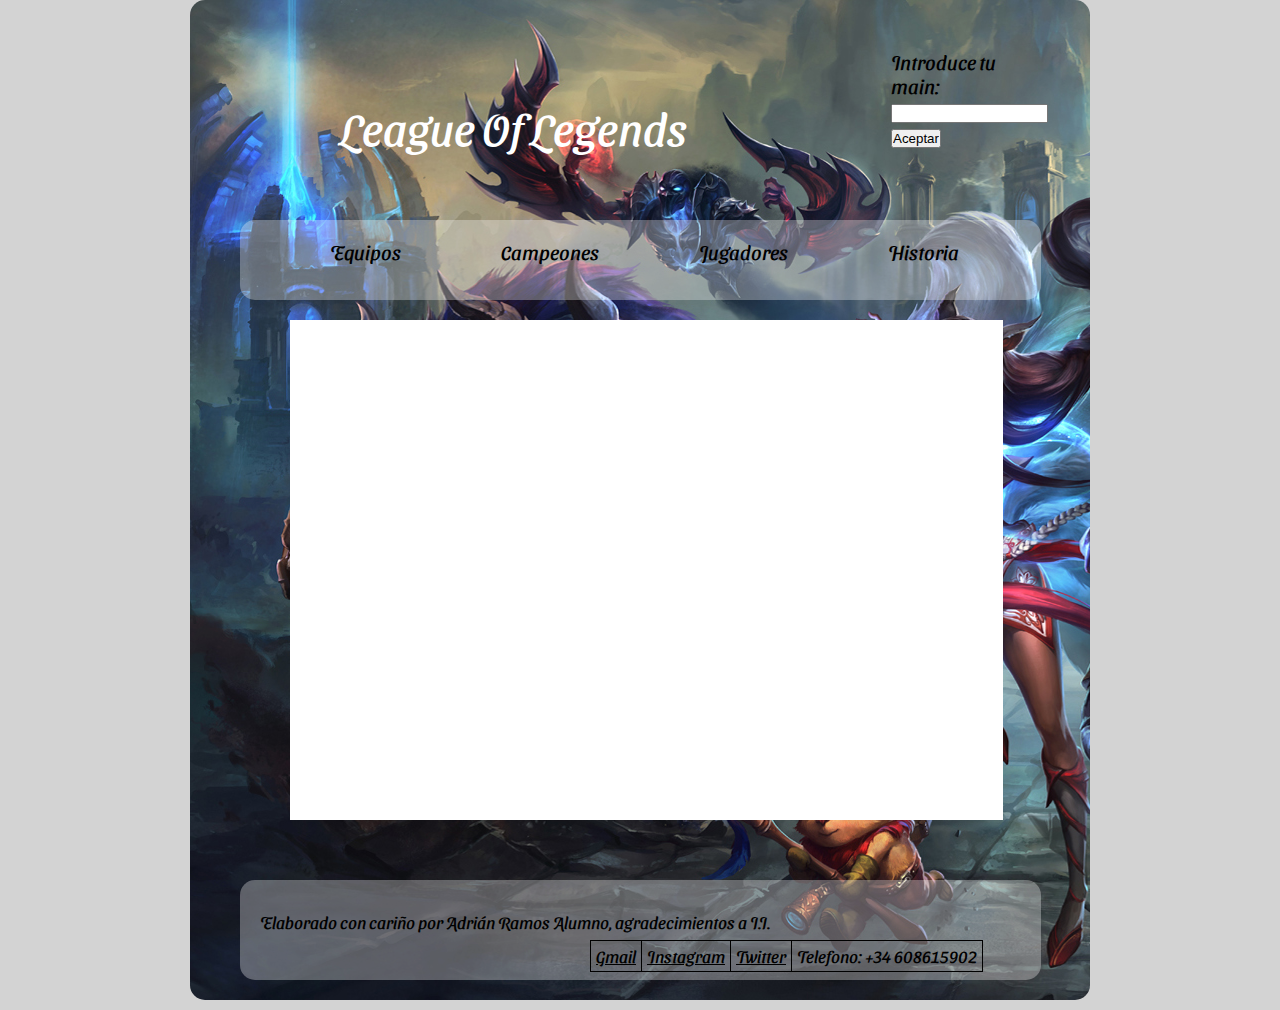
<file: Index.html>
﻿<!DOCTYPE HTML>
<html lang=en>
	<head>
		<title>Index</title>
		<meta charset="utf-8">
		<link rel="StyleSheet" href="CSS/EjemploExamen.css" type="text/css">
		<style>@import url('https://fonts.googleapis.com/css2?family=Sansita+Swashed:wght@800&display=swap');</style>
	</head>
	<body>
		<div id="contenedor">
			<header> 
				<div id="titulo"> League Of Legends </div>
				<div id="Form">
					<form action="HTML/neon.html" target="_self" method="get" name="formulario">
						<label>Introduce tu main:<input type="text" size="17" name="campeon" required="required"></label>
						<label><input type="submit" value="Aceptar" name="boton"></label>
					</form>
				</div>
			</header>		
			<nav id="menus">
				<ul>
					<li  class="prin">Equipos
						<ul>
							<li><a href="HTML/equipos.html#KOI" target="video">KOI</a></li>
							<li><a href="HTML/equipos.html#G2" target="video">G2</a></li>
							<li><a href="HTML/equipos.html#Giants" target="video">Giants</a></li>
						</ul>
					</li>
					<li  class="prin">Campeones
						<ul>
							<li><a href="HTML/Toplaners.html" target="video">Toplaners</a></li>
							<li><a href="HTML/junglers.html" target="video">Junglas</a></li>
							<li><a href="HTML/midlaners.html" target="video">Midlaners</a></li>
							<li><a href="HTML/adc.html" target="video">ADC</a></li>
							<li><a href="HTML/support.html" target="video">Supports</a></li>

						</ul>
					</li>
					<li  class="prin">Jugadores
						<ul>
							<li><a href="HTML/jugadores.html#Faker" target="video">Faker</a></li>
							<li><a href="HTML/jugadores.html#xPeke" target="video">xPeke</a></li>
							<li><a href="HTML/jugadores.html#Pepiinero" target="video">Pepiinero</a></li>
							<li><a href="HTML/jugadores.html#ElYoya" target="video">El Yoya</a></li>
							<li><a href="HTML/jugadores.html#KNekro" target="video">KNekro</a></li>
						</ul>
					</li>
					<li  class="prin">Historia
						<ul>
							<li><a href="https://es.wikipedia.org/wiki/League_of_Legends" target="video">¿Qué es el LoL?</a></li>
							<li><a href="https://youtube.com/embed/ZGTf8ngLesg" target="video">¿Cómo se juega?</a></li>
							<li><a href="https://youtube.com/embed/mnNPVtR0hdU" target="video">Highlights</a></li>
						</ul>
					</li>
				</ul>
			</nav>
			<section>
				<iframe name="video" src="https://www.youtube.com/embed/aR-KAldshAE"></iframe>
			</section>
			<footer>
			Elaborado con cariño por Adrián Ramos Alumno, agradecimientos a I.I.
				<nav id="Contacto">
						<table>
							<tr>
								<td><a href="mailto:adrianramossamblas@gmail.com">Gmail</a></td>
								<td><a href="https://www.instagram.com/chanfli23/" target="_blank">Instagram</a></td>
								<td><a href="https://twitter.com/Chanfli23" target="_blank">Twitter</a></td>
								<td>Telefono: +34 608615902</td>
							</tr>
						</table>
				</nav>
			</footer>
		</div>
	</body>
</html>
</file>
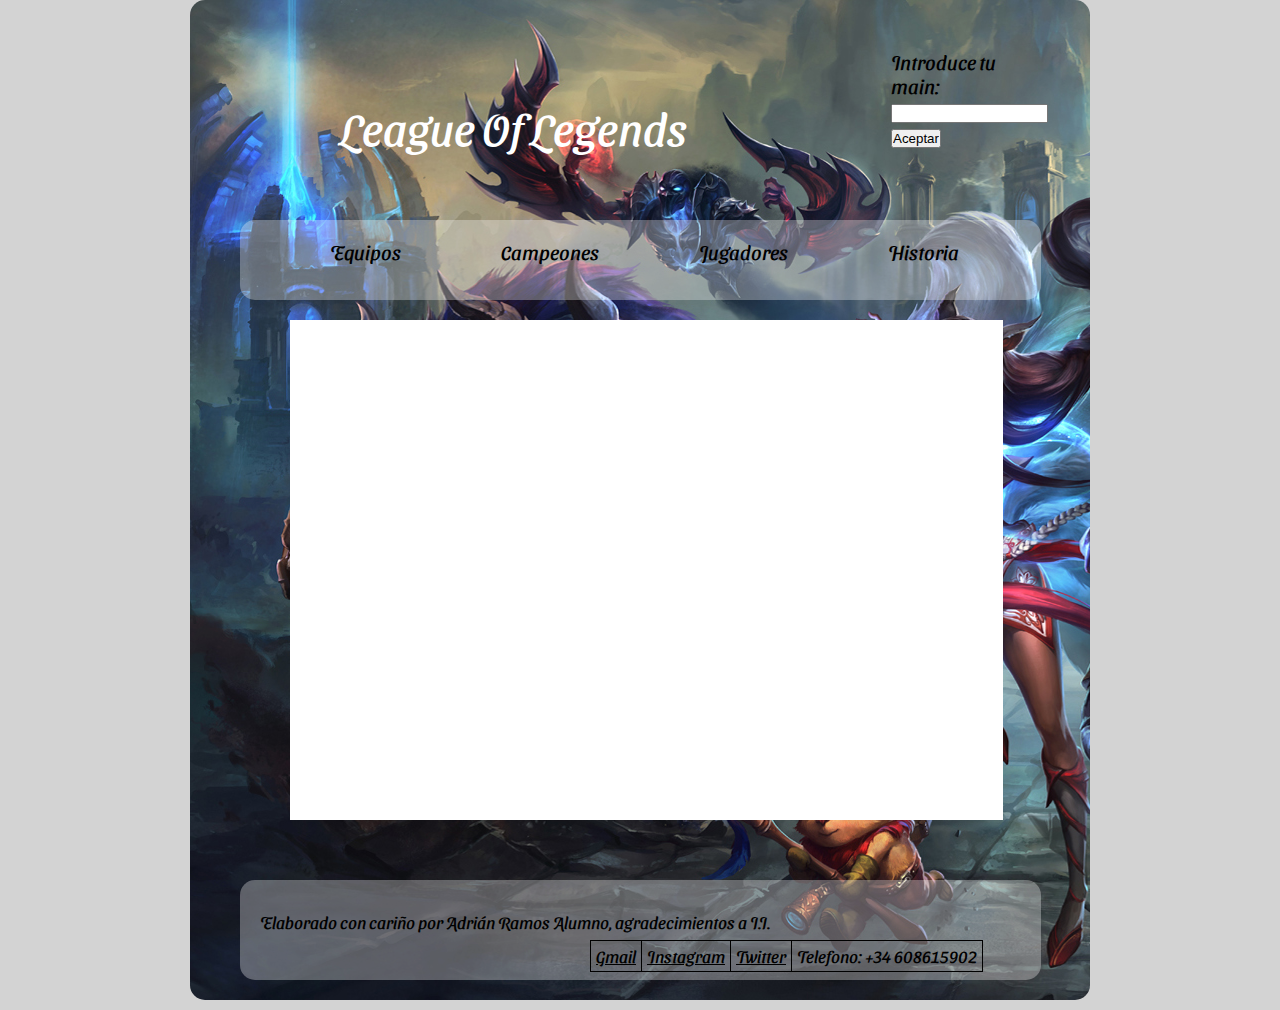
<file: index.html>
﻿<!DOCTYPE HTML>
<html lang=en>
	<head>
		<title>Index</title>
		<meta charset="utf-8">
		<link rel="StyleSheet" href="CSS/EjemploExamen.css" type="text/css">
		<style>@import url('https://fonts.googleapis.com/css2?family=Sansita+Swashed:wght@800&display=swap');</style>
	</head>
	<body>
		<div id="contenedor">
			<header> 
				<div id="titulo"> League Of Legends </div>
				<div id="Form">
					<form action="HTML/neon.html" target="_self" method="get" name="formulario">
						<label>Introduce tu main:<input type="text" size="17" name="campeon" required="required"></label>
						<label><input type="submit" value="Aceptar" name="boton"></label>
					</form>
				</div>
			</header>		
			<nav id="menus">
				<ul>
					<li  class="prin">Equipos
						<ul>
							<li><a href="HTML/equipos.html#KOI" target="video">KOI</a></li>
							<li><a href="HTML/equipos.html#G2" target="video">G2</a></li>
							<li><a href="HTML/equipos.html#Giants" target="video">Giants</a></li>
						</ul>
					</li>
					<li  class="prin">Campeones
						<ul>
							<li><a href="HTML/toplaners.html" target="video">Toplaners</a></li>
							<li><a href="HTML/junglers.html" target="video">Junglas</a></li>
							<li><a href="HTML/midlaners.html" target="video">Midlaners</a></li>
							<li><a href="HTML/adc.html" target="video">ADC</a></li>
							<li><a href="HTML/support.html" target="video">Supports</a></li>

						</ul>
					</li>
					<li  class="prin">Jugadores
						<ul>
							<li><a href="HTML/jugadores.html#Faker" target="video">Faker</a></li>
							<li><a href="HTML/jugadores.html#xPeke" target="video">xPeke</a></li>
							<li><a href="HTML/jugadores.html#Pepiinero" target="video">Pepiinero</a></li>
							<li><a href="HTML/jugadores.html#ElYoya" target="video">El Yoya</a></li>
							<li><a href="HTML/jugadores.html#KNekro" target="video">KNekro</a></li>
						</ul>
					</li>
					<li  class="prin">Historia
						<ul>
							<li><a href="https://es.wikipedia.org/wiki/League_of_Legends" target="video">¿Qué es el LoL?</a></li>
							<li><a href="https://youtube.com/embed/ZGTf8ngLesg" target="video">¿Cómo se juega?</a></li>
							<li><a href="https://youtube.com/embed/mnNPVtR0hdU" target="video">Highlights</a></li>
						</ul>
					</li>
				</ul>
			</nav>
			<section>
				<iframe name="video" src="https://www.youtube.com/embed/aR-KAldshAE"></iframe>
			</section>
			<footer>
			Elaborado con cariño por Adrián Ramos Alumno, agradecimientos a I.I.
				<nav id="Contacto">
						<table>
							<tr>
								<td><a href="mailto:adrianramossamblas@gmail.com">Gmail</a></td>
								<td><a href="https://www.instagram.com/chanfli23/" target="_blank">Instagram</a></td>
								<td><a href="https://twitter.com/Chanfli23" target="_blank">Twitter</a></td>
								<td>Telefono: +34 608615902</td>
							</tr>
						</table>
				</nav>
			</footer>
		</div>
	</body>
</html>
</file>
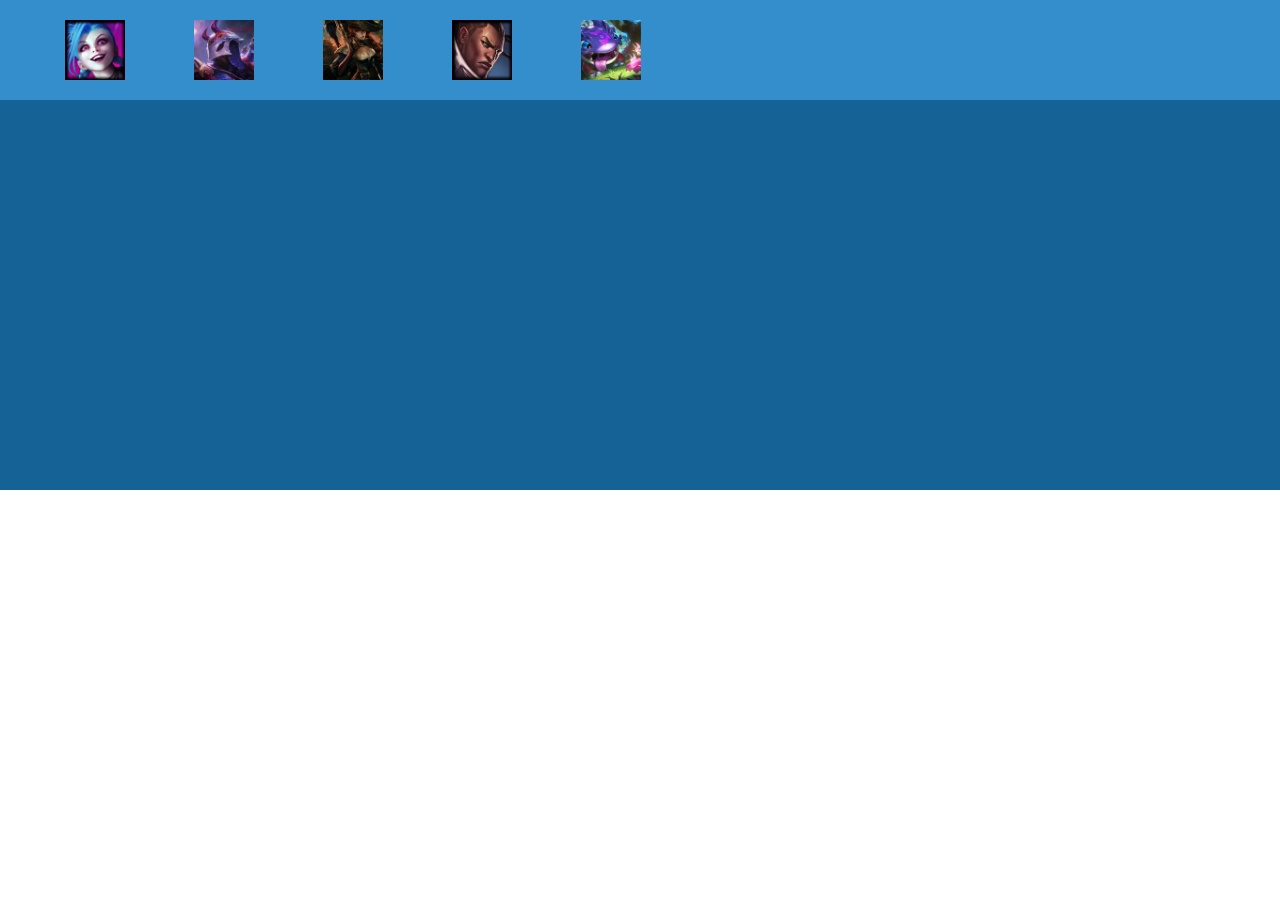
<file: HTML/adc.html>
<!DOCTYPE HTML>
<html>
	<head>
		<title>ADC</title>
		<meta charset="utf-8">
		<link rel="StyleSheet" href="../CSS/campeones.css" type="text/css">
	</head>
	<body>
		<div id="contenedor">
			<nav id="camp">
				<ul>
					<li>
						<a href="https://www.leagueoflegends.com/es-es/champions/jinx/" target="Frame"><img src="../Imagenes/jinx.png" alt="Jinx"></a>
					</li>
					<li>
						<a href="https://www.leagueoflegends.com/es-es/champions/jhin/" target="Frame"><img src="../Imagenes/jhin.png" alt="Jhin"></a>
					</li>
					<li>
						<a href="https://www.leagueoflegends.com/es-es/champions/miss-fortune/" target="Frame"><img src="../Imagenes/missfortune.jpg" alt="Miss Fortune"></a>
					</li>
					<li>
						<a href="https://www.leagueoflegends.com/es-es/champions/lucian/" target="Frame"><img src="../Imagenes/lucian.jpg" alt="Lucian"></a>
					</li>
					<li>
						<a href="https://www.leagueoflegends.com/es-es/champions/kog-maw/" target="Frame"><img src="../Imagenes/kogmaw.png" alt="Kog Maw"></a>
					</li>
				</ul>
			</nav>
			<div id="Frame">
				<iframe name="Frame" style="border:0px; width:100%; height:100%"></iframe>
			</div>
		</div>
	</body>
</html>
</file>
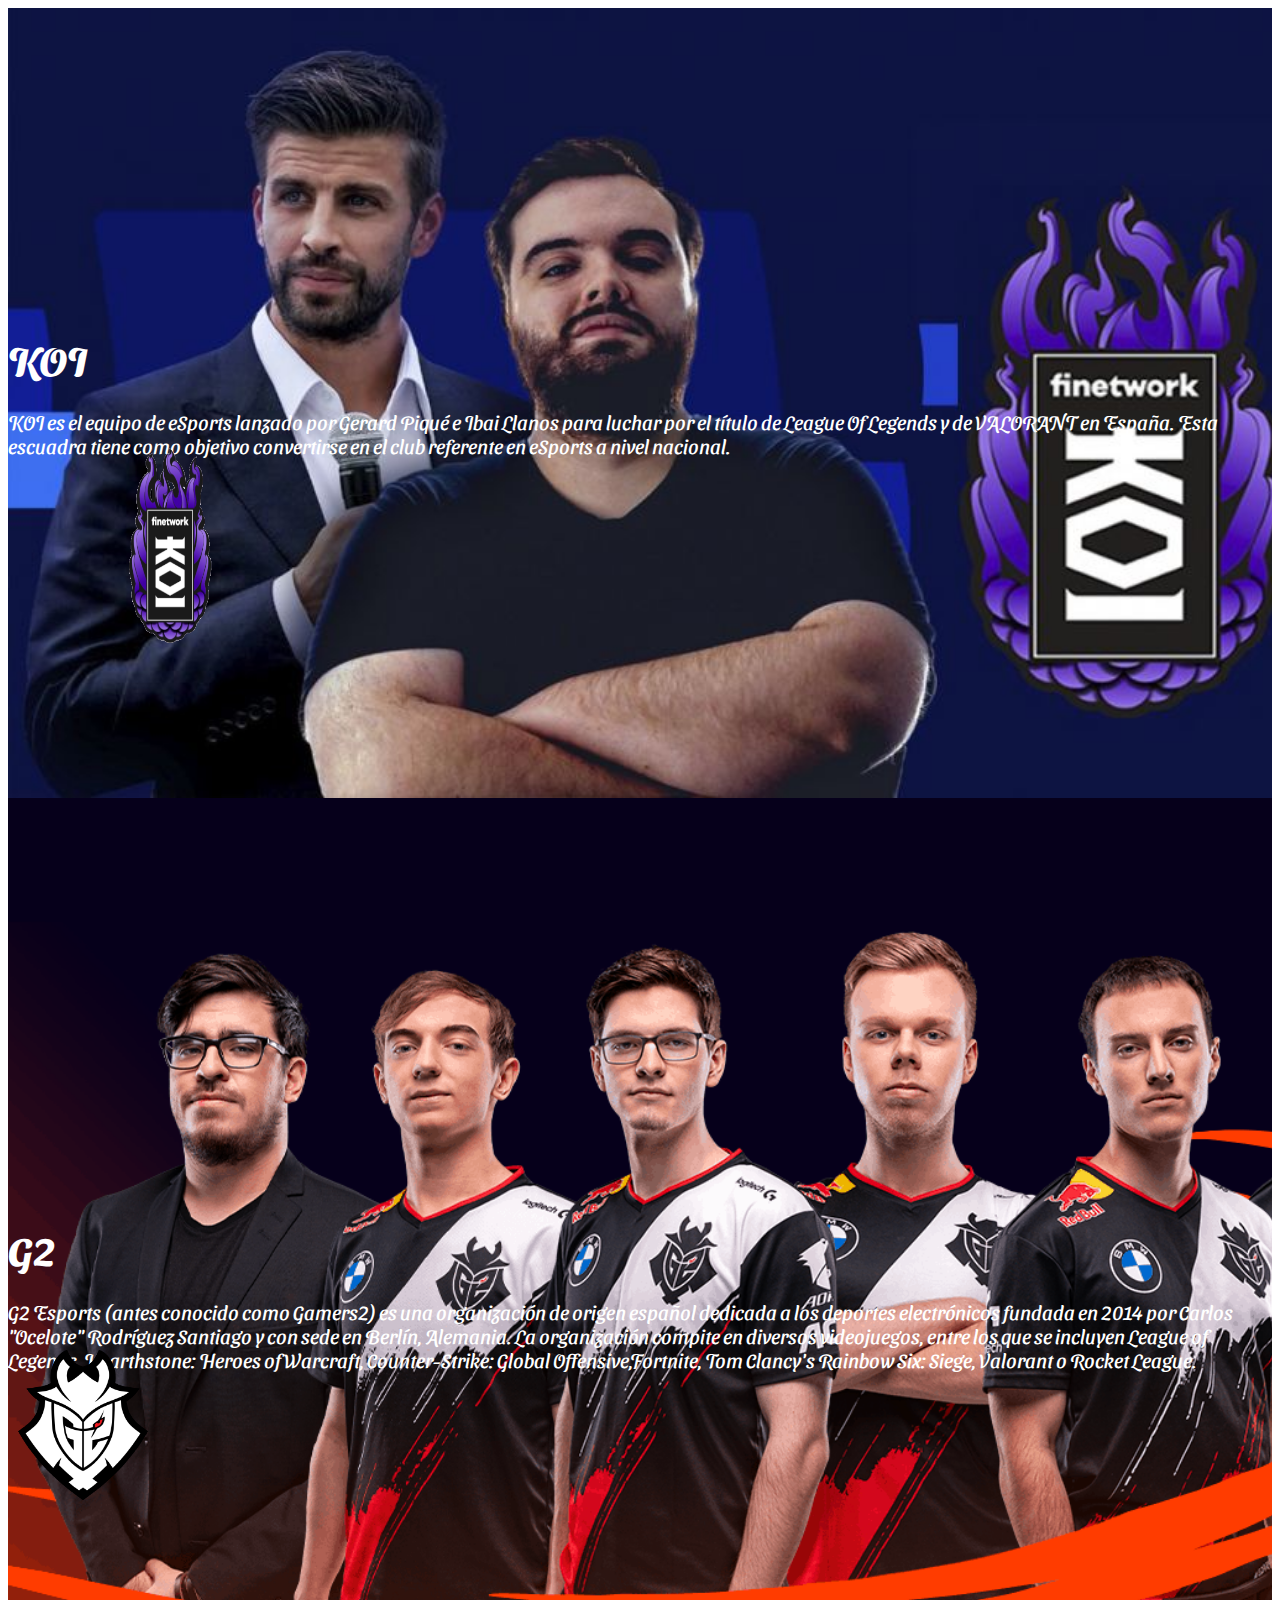
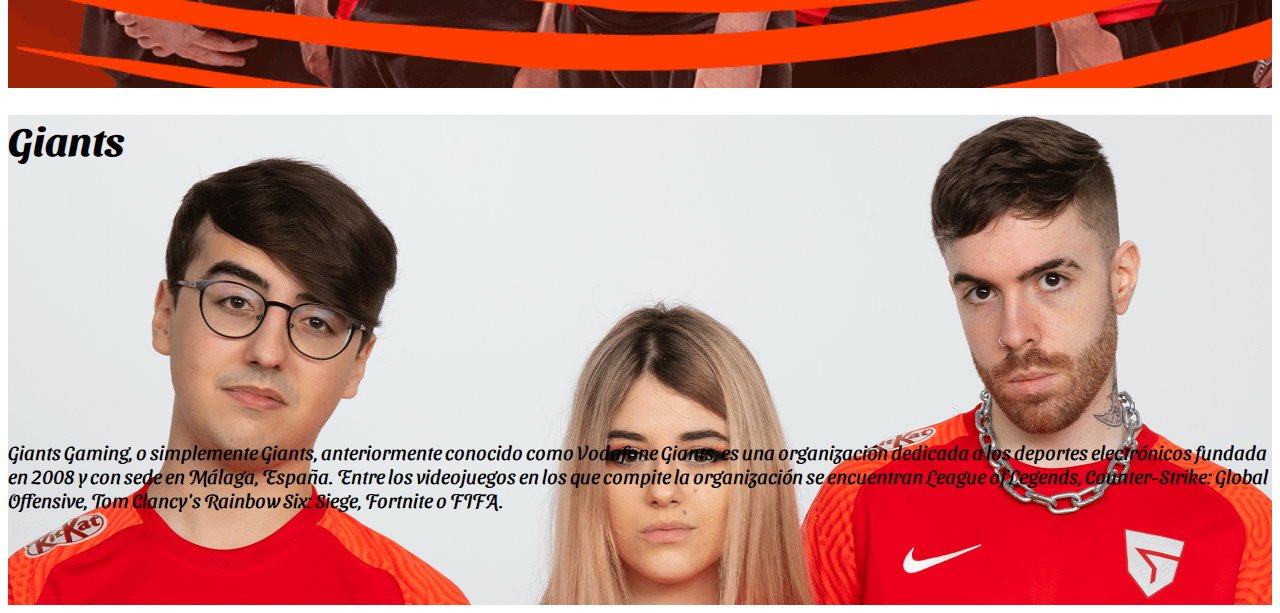
<file: HTML/equipos.html>
<!DOCTYPE HTML>
<html>
	<head>
		<title>Equipos</title>
		<meta charset="utf-8">
		<link rel="StyleSheet" href="../CSS/equipos.css" type="text/css">
		<style>@import url('https://fonts.googleapis.com/css2?family=Sansita+Swashed:wght@800&display=swap');</style>
	</head>
	<body>
		<div id="KOI">
			<h1>KOI</h1>
				<div class="escudo"><img src="../Imagenes/logokoi.png" alt="logokoi"></div>
				KOI es el equipo de eSports lanzado por Gerard Piqué e Ibai Llanos para luchar por el título de League Of Legends
				y de VALORANT en España. Esta escuadra tiene como objetivo convertirse en el club referente en eSports a nivel nacional.
		</div>
		<div id="G2">
			<h1>G2</h1>
			<div class="escudog2"><img src="../Imagenes/logog2.png" alt="logog2"></div>
			G2 Esports (antes conocido como Gamers2) es una organización de origen español dedicada a los deportes electrónicos fundada en 2014 por Carlos "Ocelote" Rodríguez Santiago y con sede en Berlín, Alemania. La organización compite en diversos videojuegos, entre los que se incluyen League of Legends, Hearthstone: Heroes of Warcraft, Counter-Strike: Global Offensive,Fortnite, Tom Clancy's Rainbow Six: Siege, Valorant o Rocket League.
		</div>	
		<div id="Giants">
			<div class="escudogiants"><img src="../Imagenes/logog2.png" alt="logogiants"></div>
				<h1>Giants</h1>
			<p>
				Giants Gaming, o simplemente Giants, anteriormente conocido como Vodafone Giants, es una organización dedicada a los deportes electrónicos fundada en 2008 y con sede en Málaga, España. Entre los videojuegos en los que compite la organización se encuentran League of Legends, Counter-Strike: Global Offensive, Tom Clancy's Rainbow Six: Siege, Fortnite o FIFA.
			</p>
		</div>
	</body>
</html>
</file>
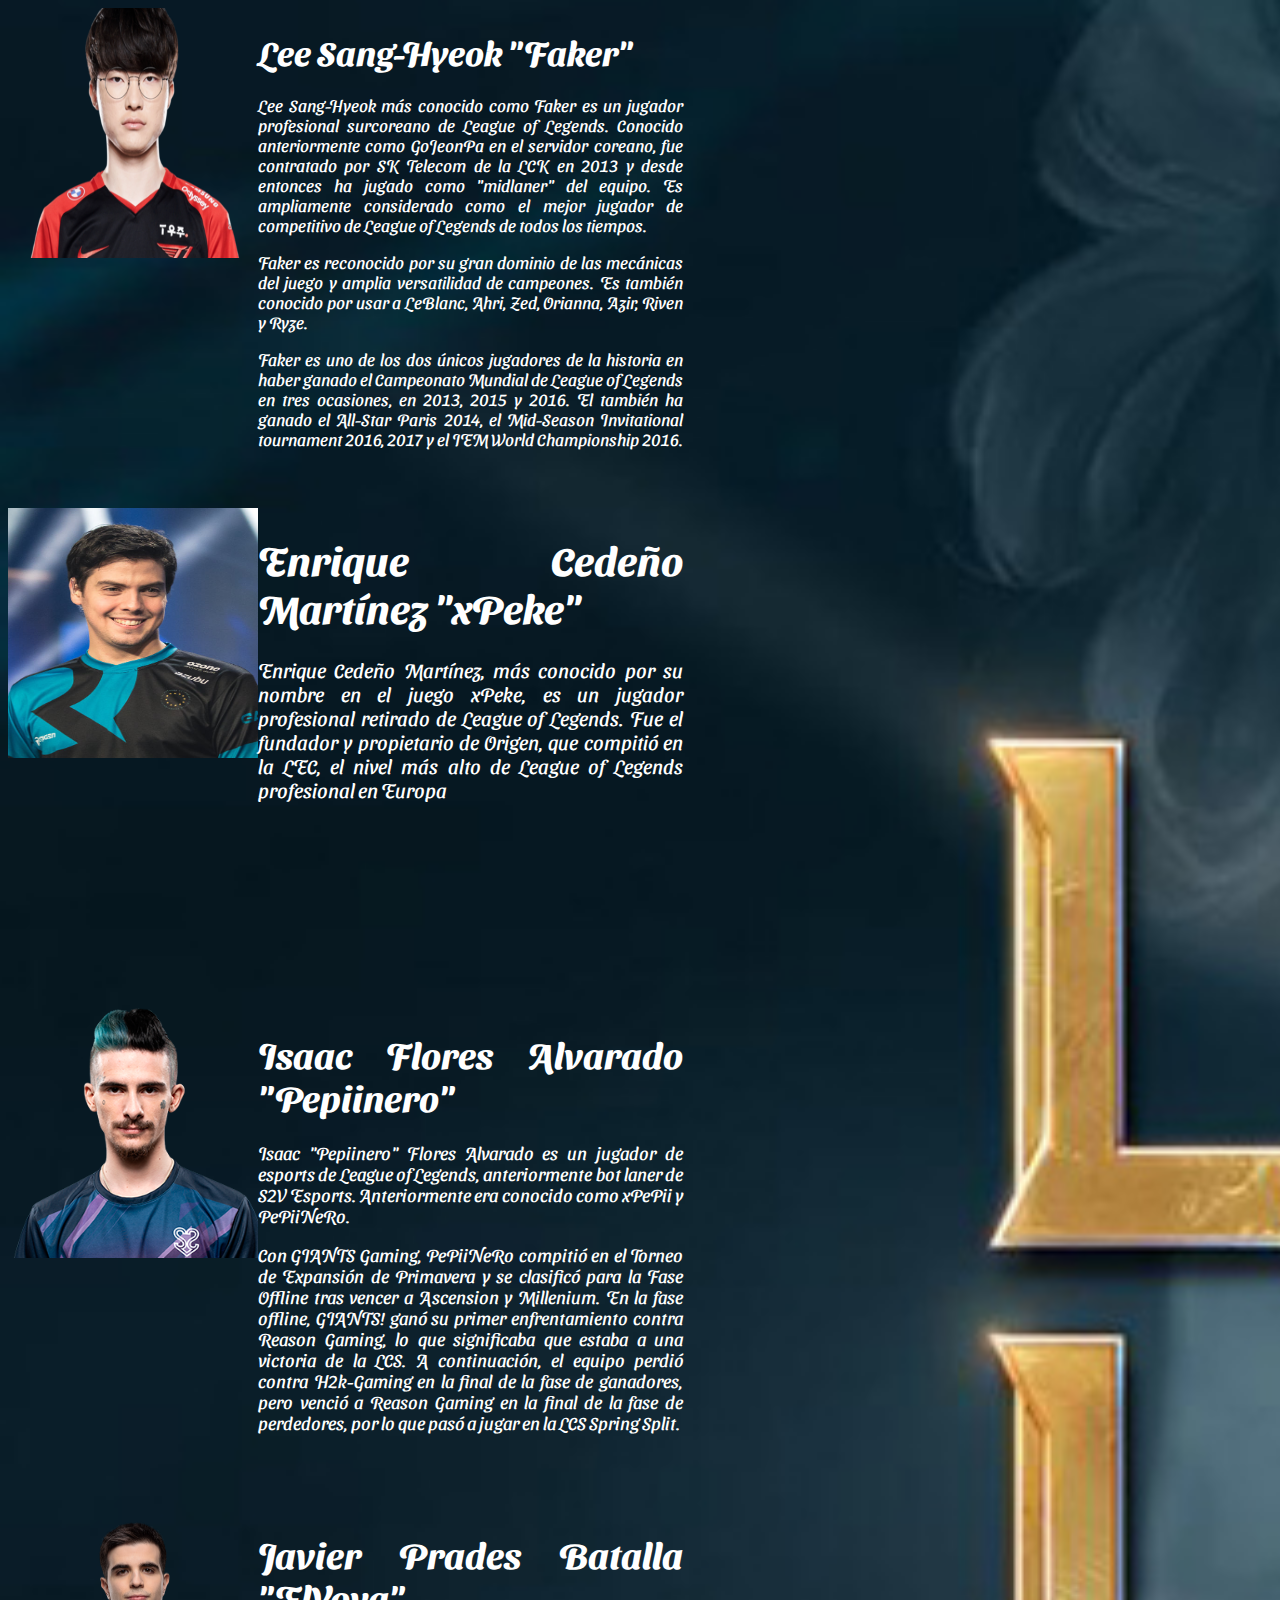
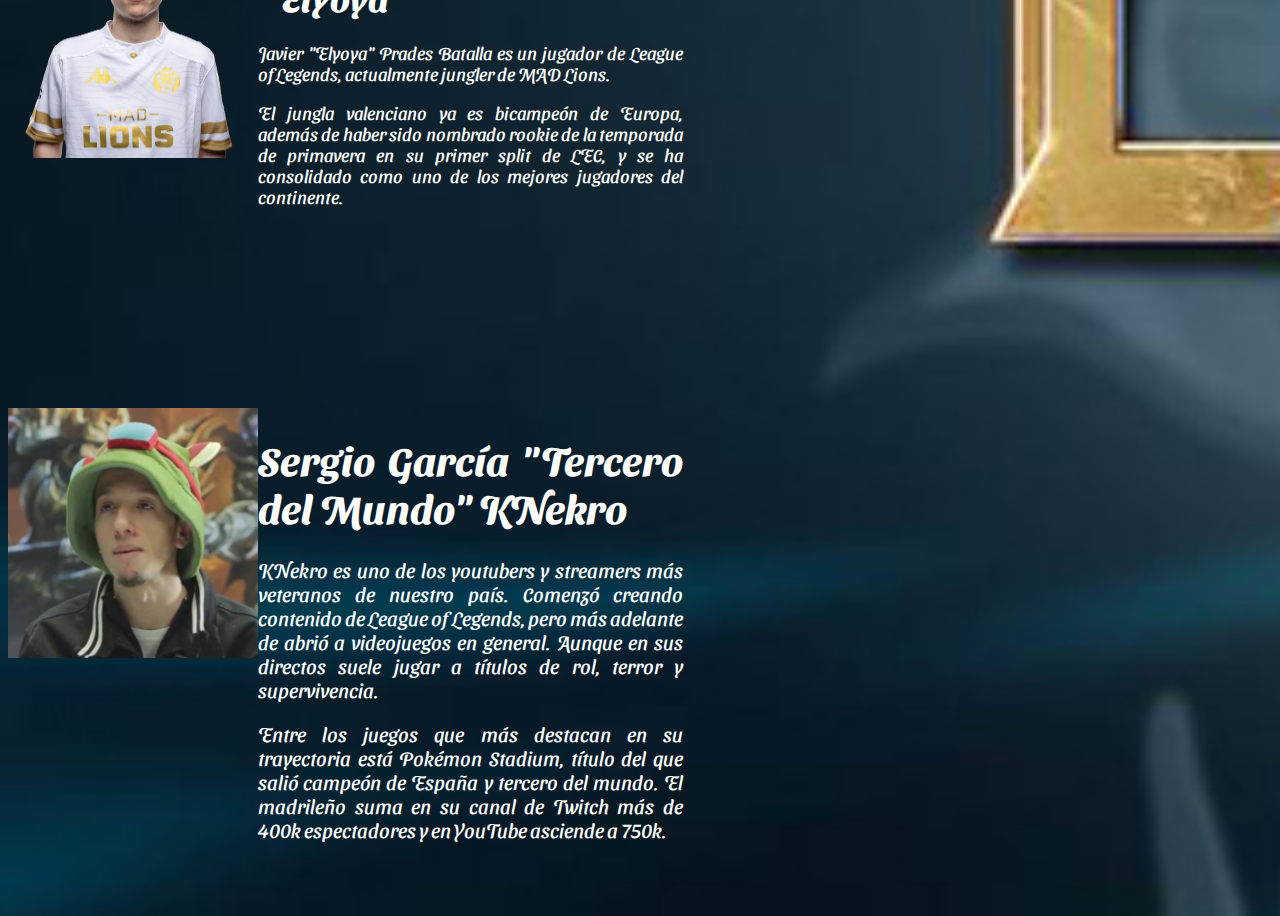
<file: HTML/jugadores.html>
<!DOCTYPE HTML>
<html>
	<head>
		<title>Jugadores</title>
		<meta charset="utf-8">
		<link rel="StyleSheet" href="../CSS/jugadores.css" type="text/css">
		<style>@import url('https://fonts.googleapis.com/css2?family=Sansita+Swashed:wght@800&display=swap');</style>
	</head>
	<body>
		<div id="Faker">
			<article id="FotoFaker"><img src="../Imagenes/faker.png" alt="faker"></article>
			<article id="InfoFaker">
				<h1>Lee Sang-Hyeok "Faker"</h1>
				<p>
				Lee Sang-Hyeok más conocido como Faker es un jugador profesional surcoreano de League of Legends. Conocido anteriormente como GoJeonPa en el servidor coreano, fue contratado por SK Telecom de la LCK en 2013 y desde entonces ha jugado como "midlaner" del equipo. Es ampliamente considerado como el mejor jugador de competitivo de League of Legends de todos los tiempos.
				</p>
				<p>
				Faker es reconocido por su gran dominio de las mecánicas del juego y amplia versatilidad de campeones. Es también conocido por usar a LeBlanc, Ahri, Zed, Orianna, Azir, Riven y Ryze.
				</p>
				<p>
				Faker es uno de los dos únicos jugadores de la historia en haber ganado el Campeonato Mundial de League of Legends en tres ocasiones, en 2013, 2015 y 2016. El también ha ganado el All-Star Paris 2014, el Mid-Season Invitational tournament 2016, 2017 y el IEM World Championship 2016.
				</p>
			</article>
		</div>
		<div id="xPeke">
			<article id="FotoxPeke"><img src="../Imagenes/xpeke.jpeg" alt="xPeke"></article>
			<article id="InfoxPeke">
				<h1>Enrique Cedeño Martínez "xPeke"</h1>
				<p>
				Enrique Cedeño Martínez, más conocido por su nombre en el juego xPeke, es un jugador profesional retirado de League of Legends. Fue el fundador y propietario de Origen, que compitió en la LEC, el nivel más alto de League of Legends profesional en Europa
				</p>
			</article>
		</div>
		<div id="Pepiinero">
			<article id="FotoPepii"><img src="../Imagenes/pepii.png" alt="Pepi"></article>
			<article id="InfoPepii">
				<h1>Isaac Flores Alvarado "Pepiinero"</h1>
				<p>
				Isaac "Pepiinero" Flores Alvarado es un jugador de esports de League of Legends, anteriormente bot laner de S2V Esports. Anteriormente era conocido como xPePii y PePiiNeRo.
				</p>
				<p>
				Con GIANTS Gaming, PePiiNeRo compitió en el Torneo de Expansión de Primavera y se clasificó para la Fase Offline tras vencer a Ascension y Millenium. En la fase offline, GIANTS! ganó su primer enfrentamiento contra Reason Gaming, lo que significaba que estaba a una victoria de la LCS. A continuación, el equipo perdió contra H2k-Gaming en la final de la fase de ganadores, pero venció a Reason Gaming en la final de la fase de perdedores, por lo que pasó a jugar en la LCS Spring Split.
			</p></article>
		</div>
		<div id="ElYoya">
			<article id="FotoYoya"><img src="../Imagenes/yoya.png" alt="Yoya"></article>
			<article id="InfoYoya">
				<h1>Javier Prades Batalla "ElYoya"</h1>
				<p>
				Javier "Elyoya" Prades Batalla es un jugador de League of Legends, actualmente jungler de MAD Lions.
				</p>
				<p>
				El jungla valenciano ya es bicampeón de Europa, además de haber sido nombrado rookie de la temporada de primavera en su primer split de LEC, y se ha consolidado como uno de los mejores jugadores del continente.
				</p>
			</article>
		</div>
		<div id="KNekro">
			<article id="FotoPadre"><img src="../Imagenes/knekro.jpg" alt="KNekro"></article>
			<article id="InfoPadre">
				<h1>Sergio García "Tercero del Mundo" KNekro</h1>
				<p>
				KNekro es uno de los youtubers y streamers más veteranos de nuestro país. Comenzó creando contenido de League of Legends, pero más adelante de abrió a videojuegos en general. Aunque en sus directos suele jugar a títulos de rol, terror y supervivencia.
				</p>
				<p>
				Entre los juegos que más destacan en su trayectoria está Pokémon Stadium, título del que salió campeón de España y tercero del mundo. El madrileño suma en su canal de Twitch más de 400k espectadores y en YouTube asciende a 750k.
				</p>
			</article>
		</div>
	</body>
</html>
</file>
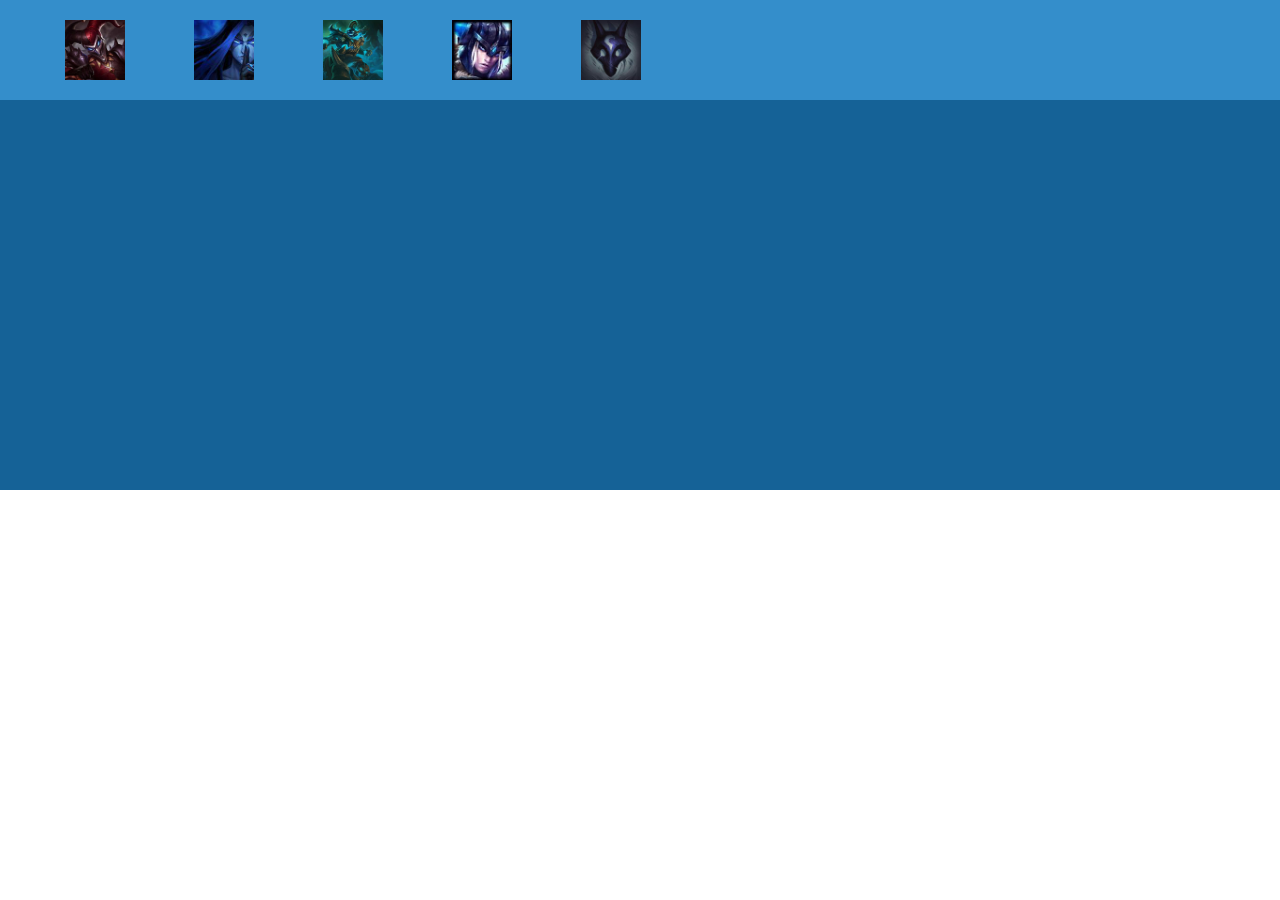
<file: HTML/junglers.html>
<!DOCTYPE HTML>
<html>
	<head>
		<title>Junglers</title>
		<meta charset="utf-8">
		<link rel="StyleSheet" href="../CSS/campeones.css" type="text/css">
	</head>
	<body>
		<div id="contenedor">
			<nav id="camp">
				<ul>
					<li>
						<a href="https://www.leagueoflegends.com/es-es/champions/shaco/" target="Frame"><img src="../Imagenes/shaco.jpg" alt="Shaco"></a>
					</li>
					<li>
						<a href="https://www.leagueoflegends.com/es-es/champions/kayn/" target="Frame"><img src="../Imagenes/kayn.jpg" alt="Kayn"></a>
					</li>
					<li>
						<a href="https://www.leagueoflegends.com/es-es/champions/hecarim/" target="Frame"><img src="../Imagenes/hecarim.png" alt="Hecarim"></a>
					</li>
					<li>
						<a href="https://www.leagueoflegends.com/es-es/champions/sejuani/" target="Frame"><img src="../Imagenes/sejuani.jpg" alt="Sejuani"></a>
					</li>
					<li>
						<a href="https://www.leagueoflegends.com/es-es/champions/kindred/" target="Frame"><img src="../Imagenes/kindred.jpg" alt="Kindred"></a>
					</li>
				</ul>
			</nav>
			<div id="Frame">
				<iframe name="Frame" style="border:0px; width:100%; height:100%"></iframe>
			</div>
		</div>
	</body>
</html>
</file>
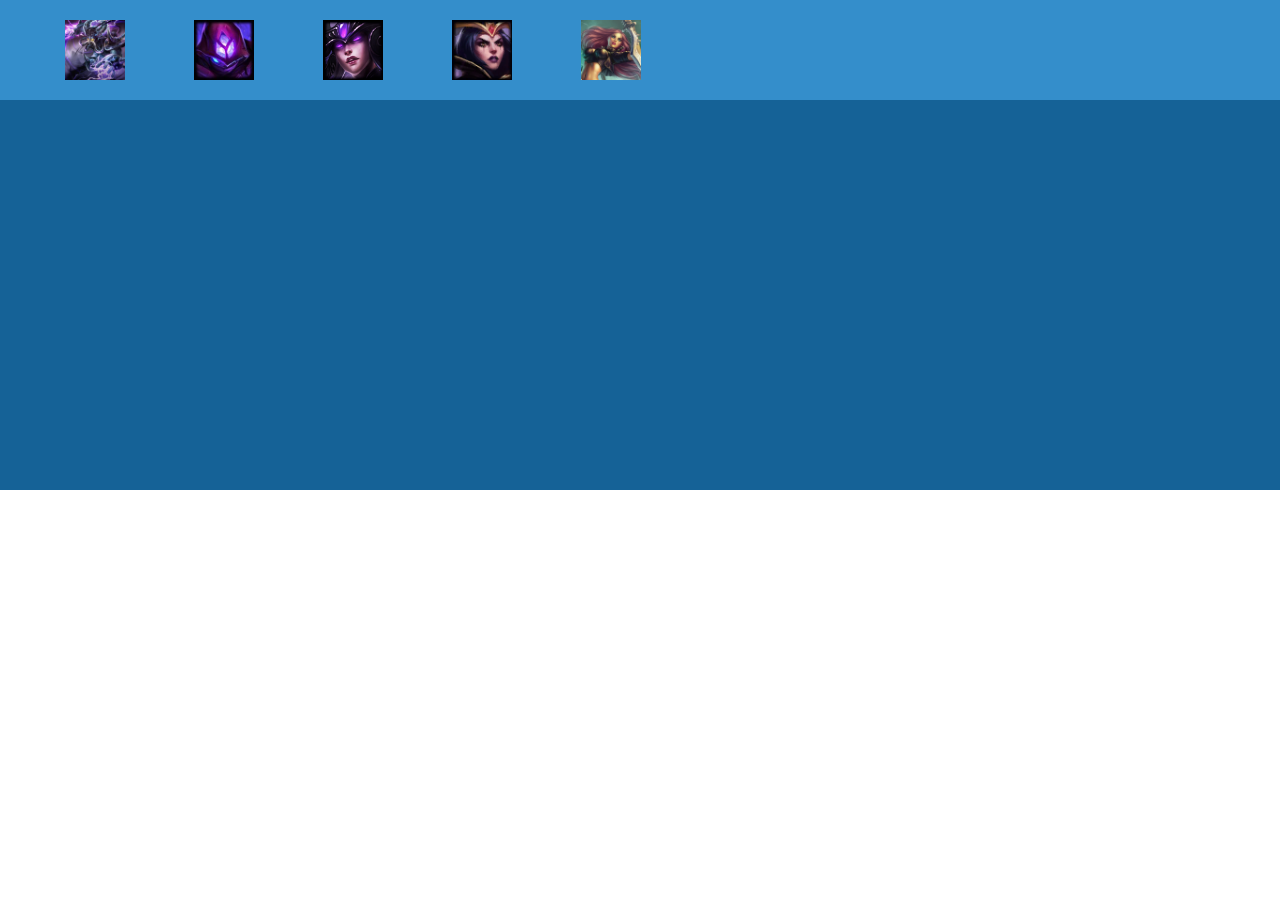
<file: HTML/midlaners.html>
<!DOCTYPE HTML>
<html>
	<head>
		<title>Midlaners</title>
		<meta charset="utf-8">
		<link rel="StyleSheet" href="../CSS/campeones.css" type="text/css">
	</head>
	<body>
		<div id="contenedor">
			<nav id="camp">
				<ul>
					<li>
						<a href="https://www.leagueoflegends.com/es-es/champions/kassadin/" target="Frame"><img src="../Imagenes/kassadin.jpg" alt="Kassadin"></a>
					</li>
					<li>
						<a href="https://www.leagueoflegends.com/es-es/champions/malzahar/" target="Frame"><img src="../Imagenes/malzahar.jpg" alt="Malzahar"></a>
					</li>
					<li>
						<a href="https://www.leagueoflegends.com/es-es/champions/syndra/" target="Frame"><img src="../Imagenes/syndra.png" alt="Syndra"></a>
					</li>
					<li>
						<a href="https://www.leagueoflegends.com/es-es/champions/leblanc/" target="Frame"><img src="../Imagenes/leblanc.png" alt="Leblanc"></a>
					</li>
					<li>
						<a href="https://www.leagueoflegends.com/es-es/champions/katarina/" target="Frame"><img src="../Imagenes/katarina.jpg" alt="Katarina"></a>
					</li>
				</ul>
			</nav>
			<div id="Frame">
				<iframe name="Frame" style="border:0px; width:100%; height:100%"></iframe>
			</div>
		</div>
	</body>
</html>
</file>
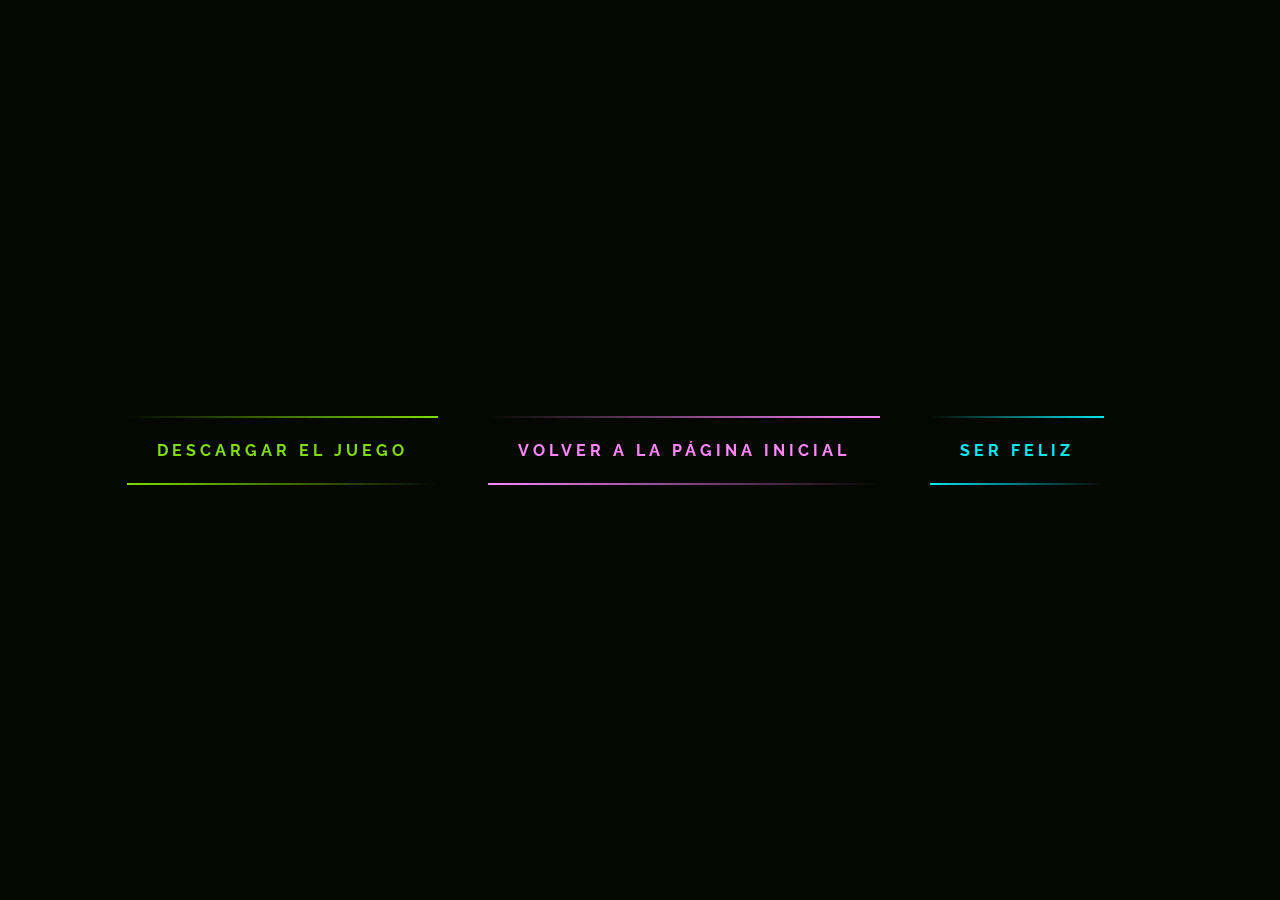
<file: HTML/neon.html>
<!DOCTYPE HTML>
<html>
<head>
<title>Botones</title>
<link rel="StyleSheet" href="../CSS/neon.css" type="text/css">
<style>@import url('https://fonts.googleapis.com/css2?family=Raleway:wght@400;700&display=swap');</style>
</head>
<body>
<a href="https://signup.euw.leagueoflegends.com/es/signup/redownload">
        <span></span>
        <span></span>
        <span></span>
        <span></span>
        Descargar el juego
</a>
<a href="https://chanfli10.github.io/LoL/">
        <span></span>
        <span></span>
        <span></span>
        <span></span>
        Volver a la página inicial
</a>
<a href="https://forums.comunidades.riotgames.com/t5/Discusi%C3%B3n-General/Lo-que-nadie-quiere-decir-del-lol/m-p/805930">
        <span></span>
        <span></span>
        <span></span>
        <span></span>
        Ser feliz
</a>
</body>
</html>
</file>
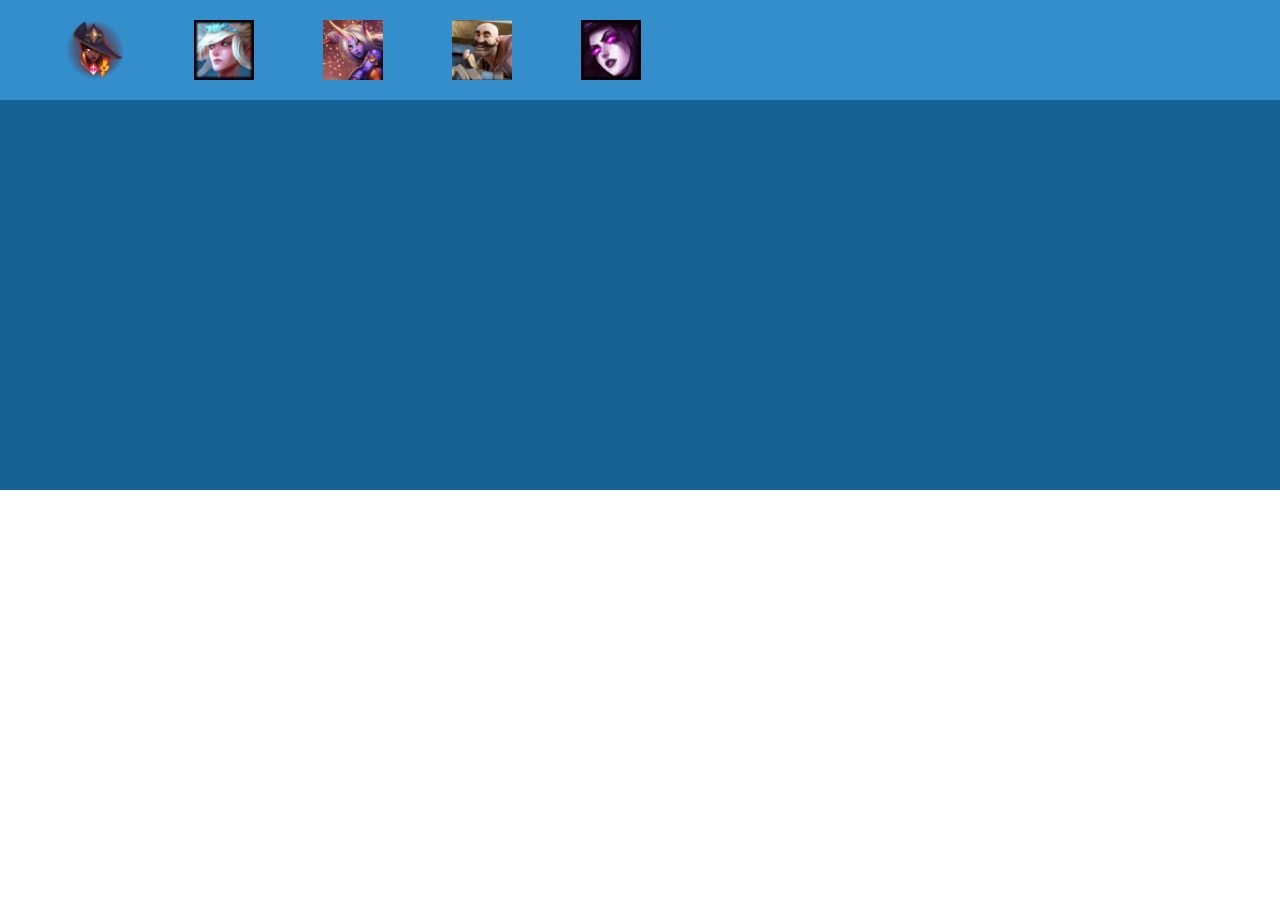
<file: HTML/support.html>
<!DOCTYPE HTML>
<html>
	<head>
		<title>Supports</title>
		<meta charset="utf-8">
		<link rel="StyleSheet" href="../CSS/campeones.css" type="text/css">
	</head>
	<body>
		<div id="contenedor">
			<nav id="camp">
				<ul>
					<li>
						<a href="https://www.leagueoflegends.com/es-es/champions/senna/" target="Frame"><img src="../Imagenes/senna.png" alt="Senna"></a>
					</li>
					<li>
						<a href="https://www.leagueoflegends.com/es-es/champions/janna/" target="Frame"><img src="../Imagenes/janna.png" alt="Janna"></a>
					</li>
					<li>
						<a href="https://www.leagueoflegends.com/es-es/champions/soraka/" target="Frame"><img src="../Imagenes/soraka.jpg" alt="Soraka"></a>
					</li>
					<li>
						<a href="https://www.leagueoflegends.com/es-es/champions/braum/" target="Frame"><img src="../Imagenes/braum.jpg" alt="Braum"></a>
					</li>
					<li>
						<a href="https://www.leagueoflegends.com/es-es/champions/morgana/" target="Frame"><img src="../Imagenes/morgana.png" alt="Morgana"></a>
					</li>
				</ul>
			</nav>
			<div id="Frame">
				<iframe name="Frame" style="border:0px; width:100%; height:100%"></iframe>
			</div>
		</div>
	</body>
</html>
</file>
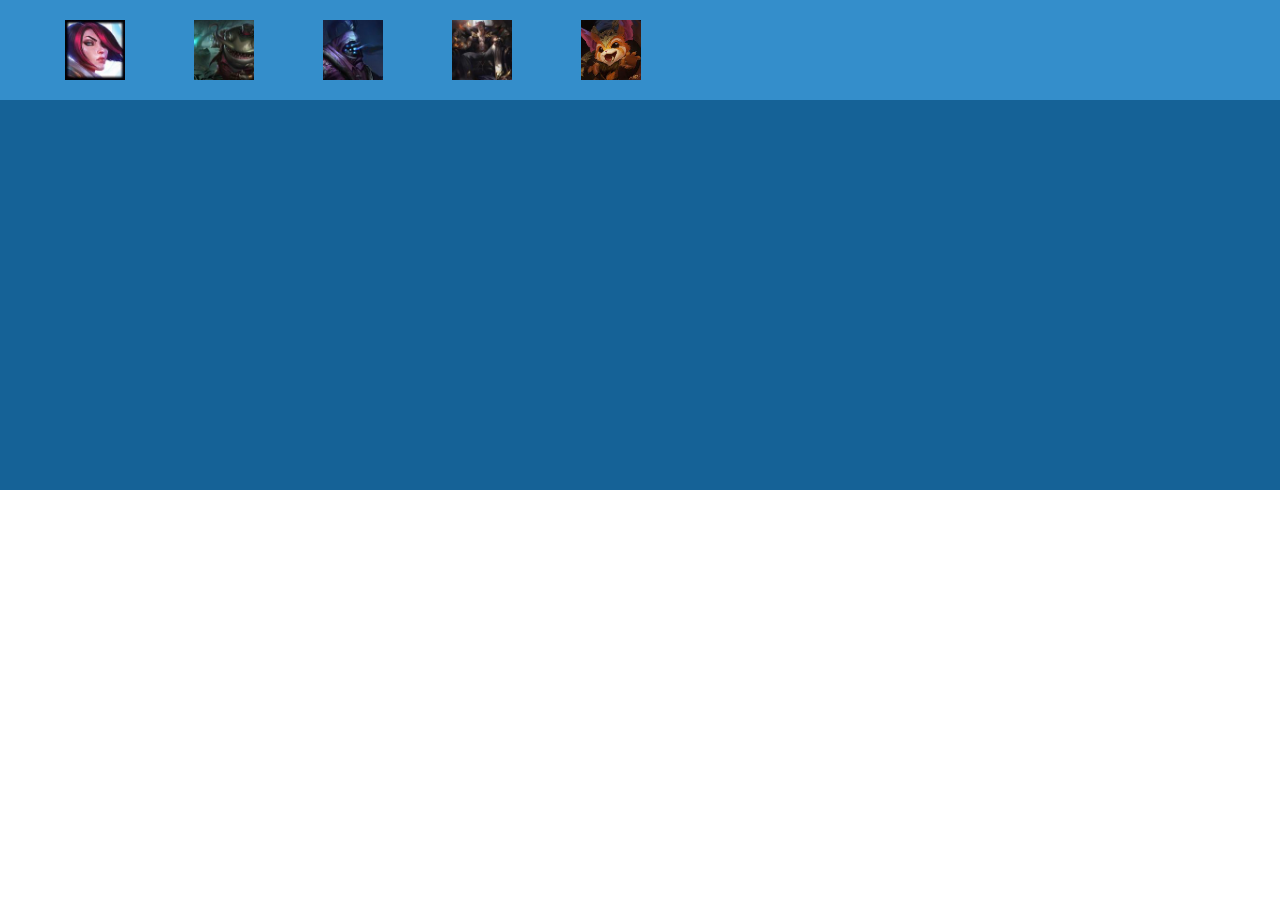
<file: HTML/toplaners.html>
<!DOCTYPE HTML>
<html>
	<head>
		<title>Toplaners</title>
		<meta charset="utf-8">
		<link rel="StyleSheet" href="../CSS/campeones.css" type="text/css">
	</head>
	<body>
		<div id="contenedor">
			<nav id="camp">
				<ul>
					<li>
						<a href="https://www.leagueoflegends.com/es-es/champions/fiora/" target="Frame"><img src="../Imagenes/fiora.jpg" alt="Fiora"></a>
					</li>
					<li>
						<a href="https://www.leagueoflegends.com/es-es/champions/tahm-kench/" target="Frame"><img src="../Imagenes/tahm.jpg" alt="Tahm Kench"></a>
					</li>
					<li>
						<a href="https://www.leagueoflegends.com/es-es/champions/jax/" target="Frame"><img src="../Imagenes/jax.jpg" alt="Jax"></a>
					</li>
					<li>
						<a href="https://www.leagueoflegends.com/es-es/champions/sett/" target="Frame"><img src="../Imagenes/sett.jpg" alt="Sett"></a>
					</li>
					<li>
						<a href="https://www.leagueoflegends.com/es-es/champions/gnar/" target="Frame"><img src="../Imagenes/gnar.jpg" alt="Gnar"></a>
					</li>
				</ul>
			</nav>
			<div id="Frame">
				<iframe name="Frame" style="border:0px; width:100%; height:100%"></iframe>
			</div>
		</div>
	</body>
</html>
</file>
<file: CSS/EjemploExamen.css>
*{margin:0px;
padding:0px;
box-sizing:border-box;
cursor:url(../Imagenes/cursor.cur),auto;}
:root{background-color:lightgray;}
#contenedor{background-image:url(../Imagenes/fondo.jpg);
			width:900px;
			height:1000px;
			position:relative;
			margin:auto;
			border-radius:15px;}

header{width:89%;
		height:150px;
		position:absolute;
		top:50px;
		left:50px}

	#titulo{position:absolute;
			top:50px;
			left:100px;
			width:400px;
			height:60px;
			font-size:45px;
			font-family: 'Sansita Swashed', cursive;
			color:white;}
	#Form{position:absolute;
			top:0px;
			right:30px;
			width:120px;
			height:90px;
			font-size:20px;
			font-family: 'Sansita Swashed', cursive;}
	
	#menus{
		background-color:#FFFFFF50;
		width:89%;
		height:80px;
		position:relative;
		top:220px;
		left:50px;
		border-radius:15px;
		font-family: 'Sansita Swashed', cursive;}
		}
	#menus ul{
				position:absolute;
				top:30px;
				margin-left:35px;
			}
	.prin{display:inline;
			float:left;
			font-size:20px;
			padding:10px;
			margin-top:10px;
			margin-left:80px;}	
	.prin:hover{background-color:black;
				color:white;}
	.prin ul{display:none;}
	
	.prin:hover ul{
				display:list-item;
				position:absolute;
				top:53px;
				list-style:none;
				background-color:black;
				color:white;
				z-index:6;
				}
	
	.prin ul li{border:1px solid white;}
	.prin ul li:hover{background-color:green;
						color:white;}
	
	.prin ul li a{text-decoration:none;
					color:white;}
	
section{width:89%;
	height:500px;
	position:relative;
	top:240px;
	left:50px;
	z-index:1;}
iframe{width:89%;
	height:500px;
	position:absolute;
	left:50px;
	z-index:1;
	border:none;
	background-color:#FFFFFF;}

footer{width:89%;
	height:100px;
	background-color:#FFFFFF50;
	position:relative;
	top:300px;
	left:50px;
	border-radius:15px;
	font-size:17px;
	font-family: 'Sansita Swashed', cursive;
	padding-top:32px;
	padding-left:20px;}
	
	#Contacto{width:500px;
                height:70px;
                position:absolute;
                top:60px;
                left:350px;}
	#Contacto a{color:black;}
	#Contacto a:hover{color:white;}
	#Contacto table{border-collapse:collapse;}
	#Contacto td{padding:5px;
                border:1px solid black}
	#Contacto td:hover{padding:5px;
                    background-color:#976D00;
					color:white;}
</file>
<file: CSS/campeones.css>
*{margin:0px;
padding:0px;
box-sizing:border-box;}

#contenedor{background-color:#156297;
		width:100%;
		height:490px;}
		
#camp{background-color:#348ECB;
	width:100%;
	height:100px;}
	
	ul{padding-top:20px}
	ul li {display:inline;
		margin-left:65px;}
	img{width:60px;
	height:60px}				
	
#Frame{	width:100%;
		height:390px;
		z-index:6}
</file>
<file: CSS/equipos.css>
#KOI{
	background-image:url(../Imagenes/ibaipique.jpg);
	background-repeat:no repeat;
	background-size:cover;
	position:center;
	width:100%;
	height:490px;
	color:white;
	font-family: 'Sansita Swashed', cursive;
	padding-top:300px;
	font-size:20px;}
	.escudo img{
		width:300px;
		height:300px;
		position:absolute;
		bottom:200px;
		left:20px;
	}
#G2{
	background-image:url(../Imagenes/g2.png);
	background-repeat:no repeat;
	background-size:cover;
	position:center;
	width:100%;
	height:490px;
	color:white;
	font-family: 'Sansita Swashed', cursive;
	padding-top:400px;
	font-size:20px;
	position;relative;}
	.escudog2 img{
		width:150px;
		height:150px;
		position:absolute;
		bottom:-600px;
	}
#Giants{
	background-image:url(../Imagenes/giants.png);
	background-repeat:no repeat;
	background-size:cover;
	position:center;
	width:100%;
	height:490px;
	color:black;
	font-family: 'Sansita Swashed', cursive;
	font-size:20px;}
	.escudogiants img{
		width:150px;
		height:150px;
		position:absolute;
		bottom:-600px;
	}
	#Giants p{padding-top:250px;}
</file>
<file: CSS/jugadores.css>
:root{text-align:justify;
	background-image:url(../Imagenes/jugadoresfondo.jpg);
	background-repeat:no repeat;
	background-size:cover;
	color:white;}
div{
	width:500px;
	height:500px;
	position:relative;
	font-family: 'Sansita Swashed', cursive;
}
#FotoFaker{
	width:50%;
	height:500px;
	position:absolute;}
img
	{width:250px;
	height:250px;}
#InfoFaker{
	width:85%;
	height:500px;
	position:absolute;
	left:250px;
	font-size:17px;
}#FotoxPeke{
	width:50%;
	height:500px;
	position:absolute;
}#InfoxPeke{
	width:85%;
	height:500px;
	position:absolute;
	left:250px;
	font-size:20px;
}#FotoPepii{
	width:50%;
	height:500px;
	position:absolute;
}#InfoPepii{
	width:85%;
	height:500px;
	position:absolute;
	left:250px;
	font-size:18px;
}#FotoYoya{
	width:50%;
	height:500px;
	position:absolute;
}#InfoYoya{
	width:85%;
	height:500px;
	position:absolute;
	left:250px;
	font-size:18px;
}#FotoPadre{
	width:50%;
	height:500px;
	position:absolute;
}#InfoPadre{
	width:85%;
	height:500px;
	position:absolute;
	left:250px;
	font-size:20px;

}
</file>
<file: CSS/neon.css>
@import url('https://fonts.googleapis.com/css2?family=Raleway:wght@400;700&display=swap');
*{
    margin: 0;
    padding: 0;
    box-sizing: border-box;
}
body{
    display: flex;
    justify-content: center;
    align-items: center;
    height: 100vh;
    background: #050801;
    font-family: 'Raleway', sans-serif;
    font-weight: bold;
}
a{
    position: relative;
    display: inline-block;
    padding: 25px 30px;
    margin: 40px 0;
    color: #03e9f4;
    text-decoration: none;
    text-transform: uppercase;
    transition: 0.5s;
    letter-spacing: 4px;
    overflow: hidden;
    margin-right: 50px;
   
}
a:hover{
    background: #03e9f4;
    color: #050801;
    box-shadow: 0 0 5px #03e9f4,
                0 0 25px #03e9f4,
                0 0 50px #03e9f4,
                0 0 200px #03e9f4;
     -webkit-box-reflect:below 1px linear-gradient(transparent, #0005);
}
a:nth-child(1){
    filter: hue-rotate(270deg);
}
a:nth-child(2){
    filter: hue-rotate(110deg);
}
a span{
    position: absolute;
    display: block;
}
a span:nth-child(1){
    top: 0;
    left: 0;
    width: 100%;
    height: 2px;
    background: linear-gradient(90deg,transparent,#03e9f4);
    animation: animate1 1s linear infinite;
}
@keyframes animate1{
    0%{
        left: -100%;
    }
    50%,100%{
        left: 100%;
    }
}
a span:nth-child(2){
    top: -100%;
    right: 0;
    width: 2px;
    height: 100%;
    background: linear-gradient(180deg,transparent,#03e9f4);
    animation: animate2 1s linear infinite;
    animation-delay: 0.25s;
}
@keyframes animate2{
    0%{
        top: -100%;
    }
    50%,100%{
        top: 100%;
    }
}
a span:nth-child(3){
    bottom: 0;
    right: 0;
    width: 100%;
    height: 2px;
    background: linear-gradient(270deg,transparent,#03e9f4);
    animation: animate3 1s linear infinite;
    animation-delay: 0.50s;
}
@keyframes animate3{
    0%{
        right: -100%;
    }
    50%,100%{
        right: 100%;
    }
}


a span:nth-child(4){
    bottom: -100%;
    left: 0;
    width: 2px;
    height: 100%;
    background: linear-gradient(360deg,transparent,#03e9f4);
    animation: animate4 1s linear infinite;
    animation-delay: 0.75s;
}
@keyframes animate4{
    0%{
        bottom: -100%;
    }
    50%,100%{
        bottom: 100%;
    }
}
</file>
